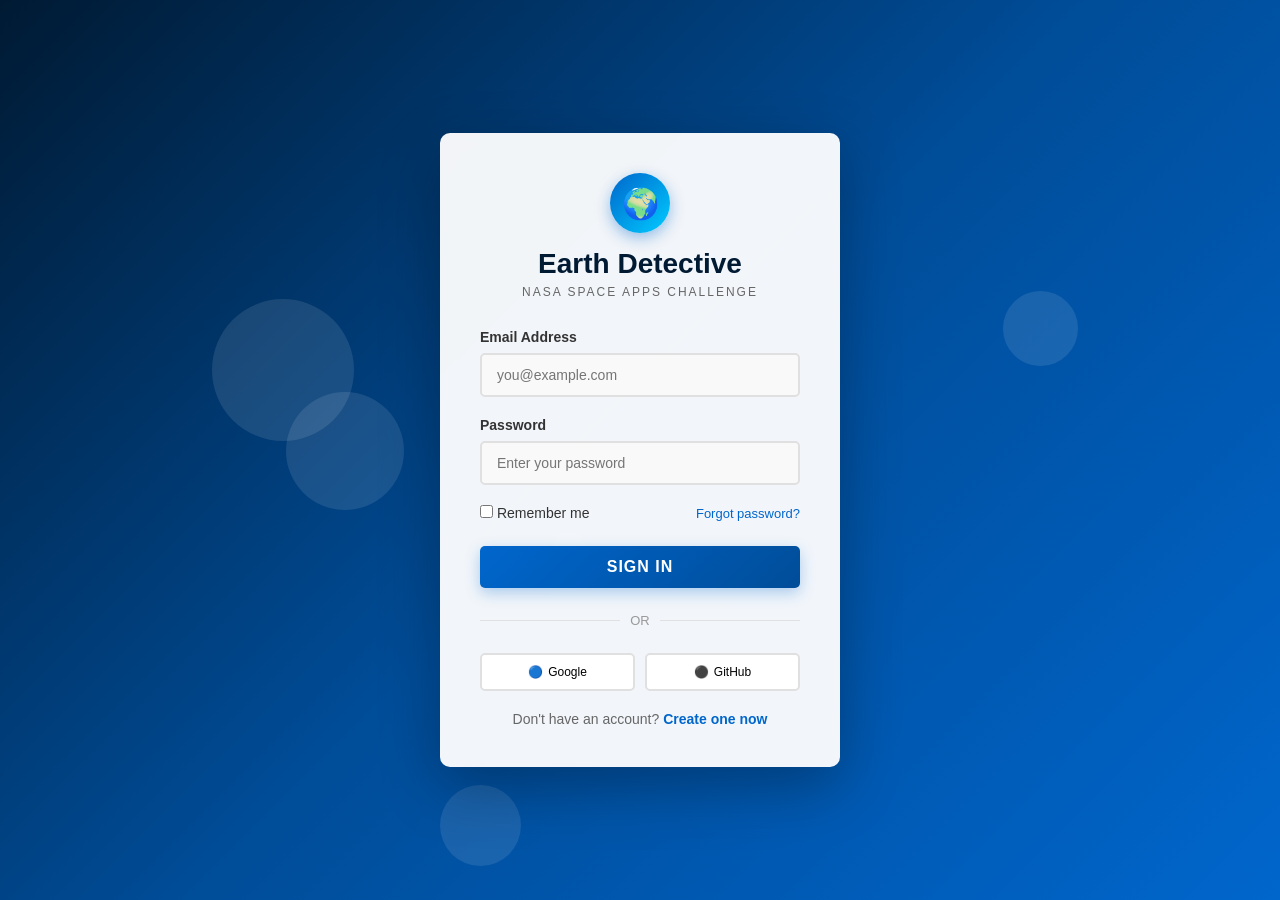
<file: templates/login.html>
<!DOCTYPE html>
<html lang="en">
<head>
    <meta charset="UTF-8">
    <meta name="viewport" content="width=device-width, initial-scale=1.0">
    <title>Earth Detective - Login</title>
    <style>
        * {
            margin: 0;
            padding: 0;
            box-sizing: border-box;
        }

        body {
            font-family: 'Segoe UI', Tahoma, Geneva, Verdana, sans-serif;
            background: linear-gradient(135deg, #001a33 0%, #004d99 50%, #0066cc 100%);
            min-height: 100vh;
            display: flex;
            justify-content: center;
            align-items: center;
            overflow: hidden;
        }

        /* Animated background elements */
        .background-animation {
            position: fixed;
            width: 100%;
            height: 100%;
            top: 0;
            left: 0;
            z-index: 0;
            overflow: hidden;
        }

        .bubble {
            position: absolute;
            background: rgba(255, 255, 255, 0.1);
            border-radius: 50%;
            animation: float 8s infinite ease-in-out;
        }

        @keyframes float {
            0%, 100% { transform: translateY(0px); }
            50% { transform: translateY(-20px); }
        }

        .login-container {
            position: relative;
            z-index: 1;
            background: rgba(255, 255, 255, 0.95);
            padding: 40px;
            border-radius: 10px;
            box-shadow: 0 20px 60px rgba(0, 0, 0, 0.3);
            width: 100%;
            max-width: 400px;
            backdrop-filter: blur(10px);
        }

        .logo {
            text-align: center;
            margin-bottom: 30px;
        }

        .logo-icon {
            width: 60px;
            height: 60px;
            background: linear-gradient(135deg, #0066cc 0%, #00ccff 100%);
            border-radius: 50%;
            display: flex;
            align-items: center;
            justify-content: center;
            margin: 0 auto 15px;
            font-size: 30px;
            color: white;
            box-shadow: 0 5px 15px rgba(0, 102, 204, 0.4);
        }

        .logo h1 {
            font-size: 28px;
            color: #001a33;
            margin-bottom: 5px;
        }

        .logo p {
            font-size: 12px;
            color: #666;
            text-transform: uppercase;
            letter-spacing: 2px;
        }

        .form-group {
            margin-bottom: 20px;
        }

        label {
            display: block;
            margin-bottom: 8px;
            color: #333;
            font-weight: 600;
            font-size: 14px;
        }

        input[type="email"],
        input[type="password"] {
            width: 100%;
            padding: 12px 15px;
            border: 2px solid #e0e0e0;
            border-radius: 5px;
            font-size: 14px;
            transition: all 0.3s ease;
            background: #f9f9f9;
        }

        input[type="email"]:focus,
        input[type="password"]:focus {
            outline: none;
            border-color: #0066cc;
            background: white;
            box-shadow: 0 0 10px rgba(0, 102, 204, 0.2);
        }

        .remember-forgot {
            display: flex;
            justify-content: space-between;
            align-items: center;
            font-size: 13px;
            margin-bottom: 25px;
        }

        .remember-forgot input[type="checkbox"] {
            cursor: pointer;
        }

        .remember-forgot label {
            margin: 0;
            font-weight: normal;
            cursor: pointer;
        }

        .forgot-link {
            color: #0066cc;
            text-decoration: none;
            transition: color 0.3s ease;
        }

        .forgot-link:hover {
            color: #004d99;
            text-decoration: underline;
        }

        .login-btn {
            width: 100%;
            padding: 12px;
            background: linear-gradient(135deg, #0066cc 0%, #004d99 100%);
            color: white;
            border: none;
            border-radius: 5px;
            font-size: 16px;
            font-weight: 600;
            cursor: pointer;
            transition: all 0.3s ease;
            text-transform: uppercase;
            letter-spacing: 1px;
            box-shadow: 0 5px 15px rgba(0, 102, 204, 0.3);
        }

        .login-btn:hover {
            transform: translateY(-2px);
            box-shadow: 0 8px 20px rgba(0, 102, 204, 0.4);
        }

        .login-btn:active {
            transform: translateY(0);
        }

        .login-btn.loading {
            opacity: 0.7;
            cursor: not-allowed;
        }

        .signup-link {
            text-align: center;
            margin-top: 20px;
            font-size: 14px;
            color: #666;
        }

        .signup-link a {
            color: #0066cc;
            text-decoration: none;
            font-weight: 600;
            transition: color 0.3s ease;
        }

        .signup-link a:hover {
            color: #004d99;
        }

        .divider {
            display: flex;
            align-items: center;
            margin: 25px 0;
            color: #999;
            font-size: 13px;
        }

        .divider::before,
        .divider::after {
            content: '';
            flex: 1;
            height: 1px;
            background: #e0e0e0;
        }

        .divider span {
            margin: 0 10px;
        }

        .social-login {
            display: flex;
            gap: 10px;
            margin-bottom: 20px;
        }

        .social-btn {
            flex: 1;
            padding: 10px;
            border: 2px solid #e0e0e0;
            background: white;
            border-radius: 5px;
            cursor: pointer;
            font-size: 12px;
            transition: all 0.3s ease;
            display: flex;
            align-items: center;
            justify-content: center;
            gap: 5px;
        }

        .social-btn:hover {
            border-color: #0066cc;
            background: #f0f7ff;
        }

        .error-message {
            background: #fee;
            color: #c33;
            padding: 12px;
            border-radius: 5px;
            margin-bottom: 20px;
            font-size: 13px;
            display: none;
            border-left: 4px solid #c33;
        }

        .error-message.show {
            display: block;
        }

        .success-message {
            background: #efe;
            color: #3c3;
            padding: 12px;
            border-radius: 5px;
            margin-bottom: 20px;
            font-size: 13px;
            display: none;
            border-left: 4px solid #3c3;
        }

        .success-message.show {
            display: block;
        }

        @media (max-width: 480px) {
            .login-container {
                padding: 30px 20px;
                margin: 20px;
            }

            .logo h1 {
                font-size: 24px;
            }

            .social-login {
                flex-direction: column;
            }

            .social-btn {
                width: 100%;
            }
        }

        .spinner {
            display: inline-block;
            width: 16px;
            height: 16px;
            border: 3px solid rgba(255, 255, 255, 0.3);
            border-top: 3px solid white;
            border-radius: 50%;
            animation: spin 1s linear infinite;
            margin-right: 8px;
        }

        @keyframes spin {
            to { transform: rotate(360deg); }
        }
    </style>
</head>
<body>
    <!-- Background Animation -->
    <div class="background-animation" id="bgAnimation"></div>

    <!-- Login Container -->
    <div class="login-container">
        <!-- Logo Section -->
        <div class="logo">
            <div class="logo-icon">🌍</div>
            <h1>Earth Detective</h1>
            <p>NASA Space Apps Challenge</p>
        </div>

        <!-- Messages -->
        <div class="error-message" id="errorMsg"></div>
        <div class="success-message" id="successMsg"></div>

        <!-- Login Form -->
        <form id="loginForm" method="POST" action="/login">
            <!-- Email Field -->
            <div class="form-group">
                <label for="email">Email Address</label>
                <input 
                    type="email" 
                    id="email" 
                    name="email" 
                    placeholder="you@example.com" 
                    required
                >
            </div>

            <!-- Password Field -->
            <div class="form-group">
                <label for="password">Password</label>
                <input 
                    type="password" 
                    id="password" 
                    name="password" 
                    placeholder="Enter your password" 
                    required
                >
            </div>

            <!-- Remember & Forgot -->
            <div class="remember-forgot">
                <label>
                    <input type="checkbox" id="remember" name="remember">
                    Remember me
                </label>
                <a href="/forgot-password" class="forgot-link">Forgot password?</a>
            </div>

            <!-- Login Button -->
            <button type="submit" class="login-btn" id="loginBtn">
                Sign In
            </button>
        </form>

        <!-- Divider -->
        <div class="divider">
            <span>OR</span>
        </div>

        <!-- Social Login -->
        <div class="social-login">
            <button class="social-btn" onclick="loginWithGoogle()">
                <span>🔵</span> Google
            </button>
            <button class="social-btn" onclick="loginWithGitHub()">
                <span>⚫</span> GitHub
            </button>
        </div>

        <!-- Signup Link -->
        <div class="signup-link">
            Don't have an account? 
            <a href="/signup">Create one now</a>
        </div>
    </div>

    <!-- Animated Background Script -->
    <script>
        // Create animated bubbles
        function createBubbles() {
            const bgAnimation = document.getElementById('bgAnimation');
            for (let i = 0; i < 5; i++) {
                const bubble = document.createElement('div');
                bubble.className = 'bubble';
                const size = Math.random() * 100 + 50;
                bubble.style.width = size + 'px';
                bubble.style.height = size + 'px';
                bubble.style.left = Math.random() * 100 + '%';
                bubble.style.top = Math.random() * 100 + '%';
                bubble.style.animationDelay = (i * 1.5) + 's';
                bubble.style.animationDuration = (Math.random() * 4 + 6) + 's';
                bgAnimation.appendChild(bubble);
            }
        }

        createBubbles();

        // Form submission
        document.getElementById('loginForm').addEventListener('submit', async function(e) {
            e.preventDefault();

            const email = document.getElementById('email').value;
            const password = document.getElementById('password').value;
            const loginBtn = document.getElementById('loginBtn');
            const errorMsg = document.getElementById('errorMsg');
            const successMsg = document.getElementById('successMsg');

            // Clear messages
            errorMsg.classList.remove('show');
            successMsg.classList.remove('show');

            // Show loading state
            loginBtn.classList.add('loading');
            loginBtn.disabled = true;
            const originalText = loginBtn.textContent;
            loginBtn.innerHTML = '<span class="spinner"></span>Signing in...';

            try {
                // Simulate API call
                const response = await fetch('/api/login', {
                    method: 'POST',
                    headers: {
                        'Content-Type': 'application/json',
                    },
                    body: JSON.stringify({ email, password })
                });

                const data = await response.json();

                if (response.ok) {
                    successMsg.textContent = 'Login successful! Redirecting...';
                    successMsg.classList.add('show');
                    setTimeout(() => {
                        window.location.href = '/dashboard';
                    }, 2000);
                } else {
                    errorMsg.textContent = data.message || 'Invalid email or password';
                    errorMsg.classList.add('show');
                }
            } catch (error) {
                // For prototype, show demo mode
                if (email === 'demo@example.com' && password === 'demo123') {
                    successMsg.textContent = 'Demo login successful! Redirecting...';
                    successMsg.classList.add('show');
                    setTimeout(() => {
                        window.location.href = '/dashboard';
                    }, 2000);
                } else {
                    errorMsg.textContent = 'Connection error. For demo, use: demo@example.com / demo123';
                    errorMsg.classList.add('show');
                }
            } finally {
                loginBtn.classList.remove('loading');
                loginBtn.disabled = false;
                loginBtn.textContent = originalText;
            }
        });

        // Social login functions
        function loginWithGoogle() {
            alert('Google login integration coming soon!');
            // window.location.href = '/auth/google';
        }

        function loginWithGitHub() {
            alert('GitHub login integration coming soon!');
            // window.location.href = '/auth/github';
        }

        // Demo credentials helper
        console.log('🔐 Demo Credentials:');
        console.log('Email: demo@example.com');
        console.log('Password: demo123');
    </script>
</body>
</html>
</file>
